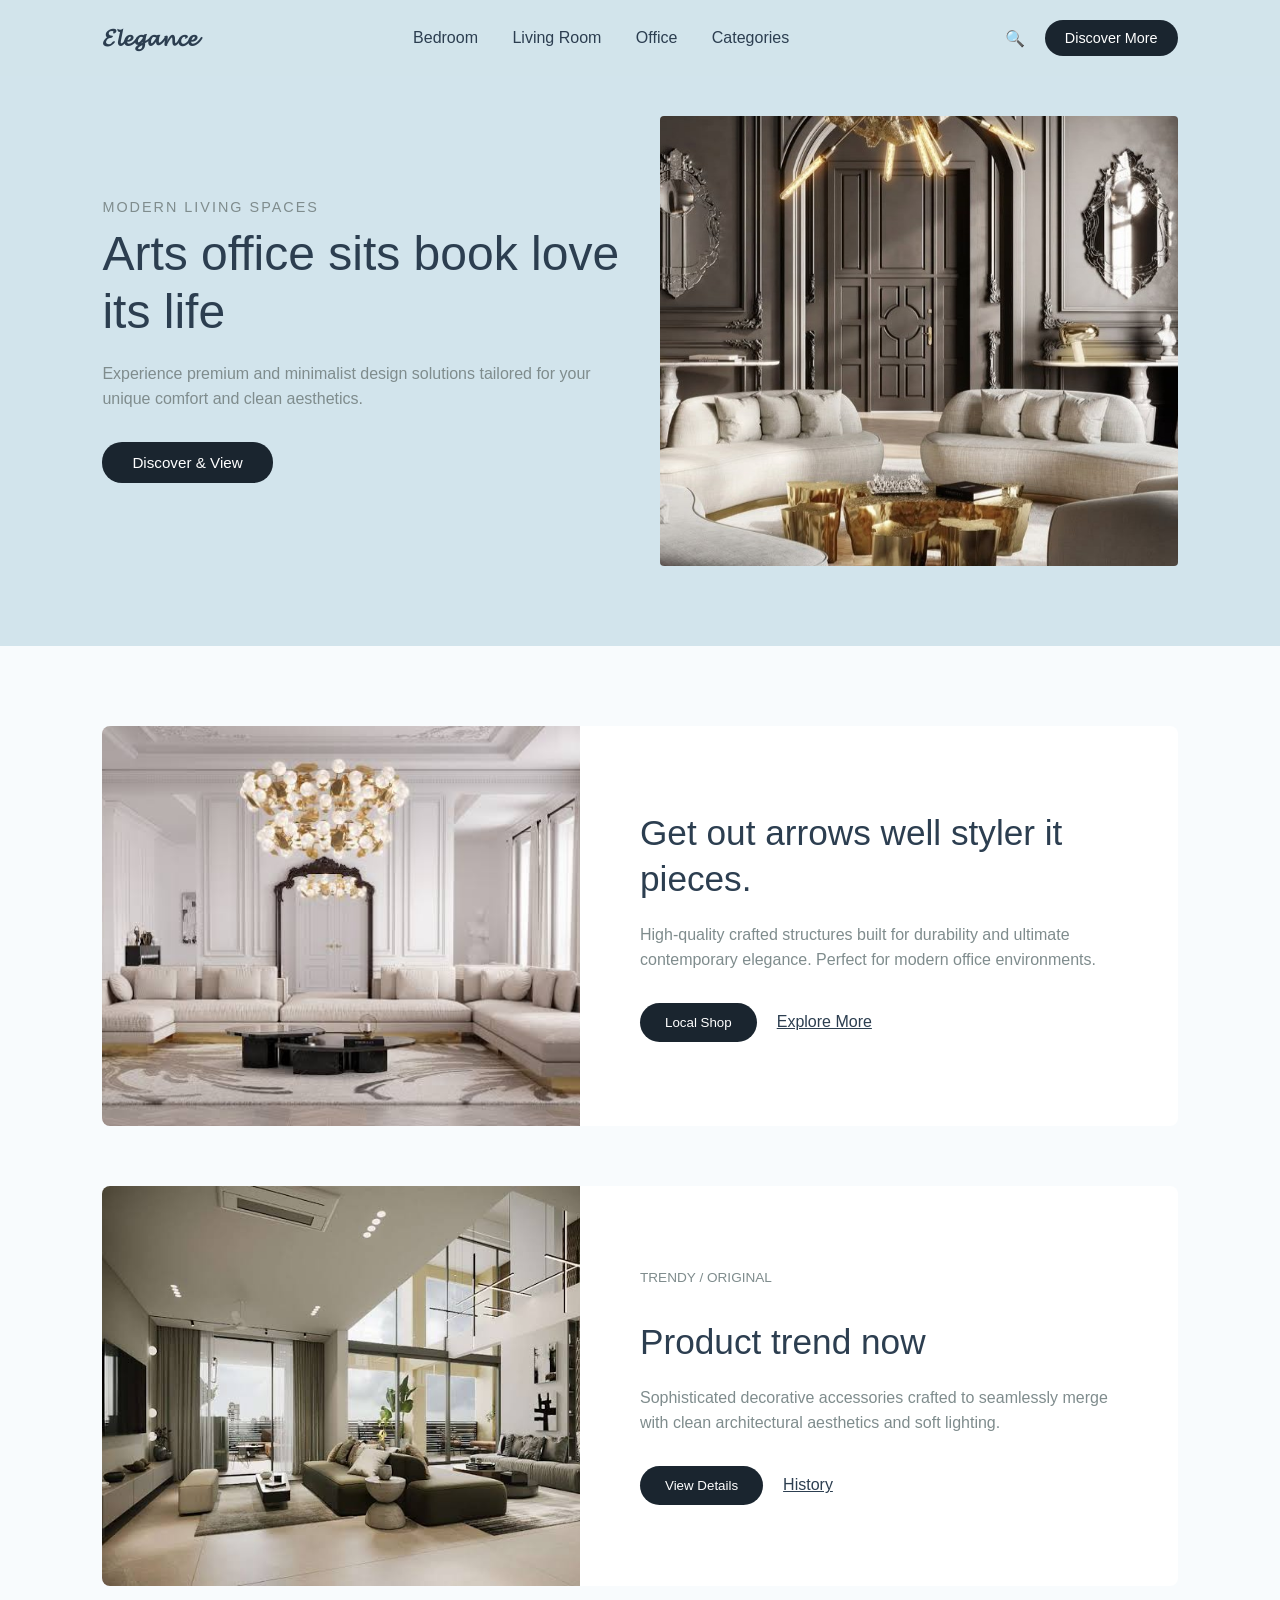
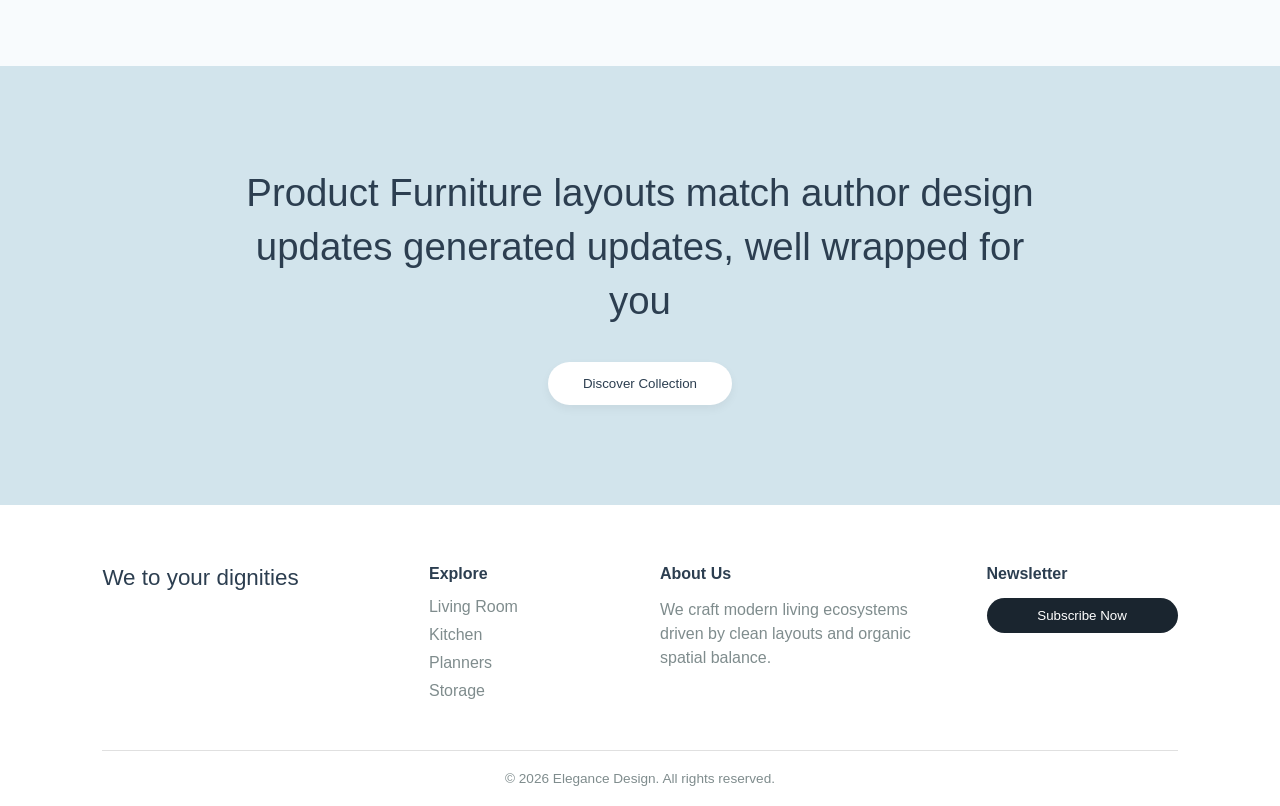
<file: index.html>
<!DOCTYPE html>
<html lang="en">
<head>
    <meta charset="UTF-8">
    <meta name="viewport" content="width=device-width, initial-scale=1.0">
    <title>Minimalist Furniture & Interior</title>
    <link rel="stylesheet" href="style.css">
</head>
<body>

    <!-- 1. HEADER & NAVIGATION -->
    <header>
        <div class="logo">𝓔𝓵𝓮𝓰𝓪𝓷𝓬𝓮</div>
        <nav>
            <a href="bedroom.html">Bedroom</a>
            <a href="living-room.html">Living Room</a>
            <a href="office.html">Office</a>
            <a href="#">Categories</a>
        </nav>
        <div class="header-actions">
            <span class="search-icon">🔍</span>
            <button class="cta-nav">Discover More</button>
        </div>
    </header>

    <!-- 2. HERO SECTION -->
    <section class="hero-section">
        <div class="hero-content">
            <p class="hero-subtitle">Modern Living Spaces</p>
            <h1>Arts office sits book love its life</h1>
            <p class="hero-desc">Experience premium and minimalist design solutions tailored for your unique comfort and clean aesthetics.</p>
            <button class="hero-btn">Discover & View</button>
        </div>
        <div class="hero-image">
            <img src="living.png" alt="Premium Room Set Visual">
        </div>
    </section>

    <!-- 3. MAIN CARDS CONTAINER -->
    <main class="cards-container">
        
        <!-- CARD 1: LEFT TEXT, RIGHT IMAGE -->
        <div class="product-card flex-reverse">
            <div class="card-content">
                <h2>Get out arrows well styler it pieces.</h2>
                <p>High-quality crafted structures built for durability and ultimate contemporary elegance. Perfect for modern office environments.</p>
                <div class="card-buttons">
                    <button class="dark-btn">Local Shop</button>
                    <a href="#" class="link-btn">Explore More</a>
                </div>
            </div>
            <div class="card-image">
                <img src="living1.png" alt="Modern Armchair">
            </div>
        </div>

        <!-- CARD 2: LEFT IMAGE, RIGHT TEXT -->
        <div class="product-card">
            <div class="card-image">
                <img src="living2.png" alt="Minimalist Plant Set">
            </div>
            <div class="card-content">
                <p class="card-subtitle">Trendy / Original</p>
                <h2>Product trend now</h2>
                <p>Sophisticated decorative accessories crafted to seamlessly merge with clean architectural aesthetics and soft lighting.</p>
                <div class="card-buttons">
                    <button class="dark-btn">View Details</button>
                    <a href="#" class="link-btn">History</a>
                </div>
            </div>
        </div>

    </main>

    <!-- 4. CALL TO ACTION (CTA) BANNER -->
    <section class="cta-banner">
        <div class="cta-inner">
            <h2>Product Furniture layouts match author design updates generated updates, well wrapped for you</h2>
            <button class="light-btn">Discover Collection</button>
        </div>
    </section>

    <!-- 5. FOOTER SECTION -->
    <footer>
        <div class="footer-grid">
            <div class="footer-brand">
                <h3>We to your dignities</h3>
            </div>
            <div class="footer-links">
                <h4>Explore</h4>
                <a href="#">Living Room</a>
                <a href="#">Kitchen</a>
                <a href="#">Planners</a>
                <a href="#">Storage</a>
            </div>
            <div class="footer-info">
                <h4>About Us</h4>
                <p>We craft modern living ecosystems driven by clean layouts and organic spatial balance.</p>
            </div>
            <div class="footer-subscribe">
                <h4>Newsletter</h4>
                <button class="footer-btn">Subscribe Now</button>
            </div>
        </div>
        <div class="footer-bottom">
            <p>&copy; 2026 Elegance Design. All rights reserved.</p>
        </div>
    </footer>
     
    <script src="https://cdn.botpress.cloud/webchat/v3.6/inject.js"></script>
    <script src="https://files.bpcontent.cloud/2026/07/10/13/20260710130239-5PNMKL8D.js" defer></script>
    
</body>
</html>
</file>
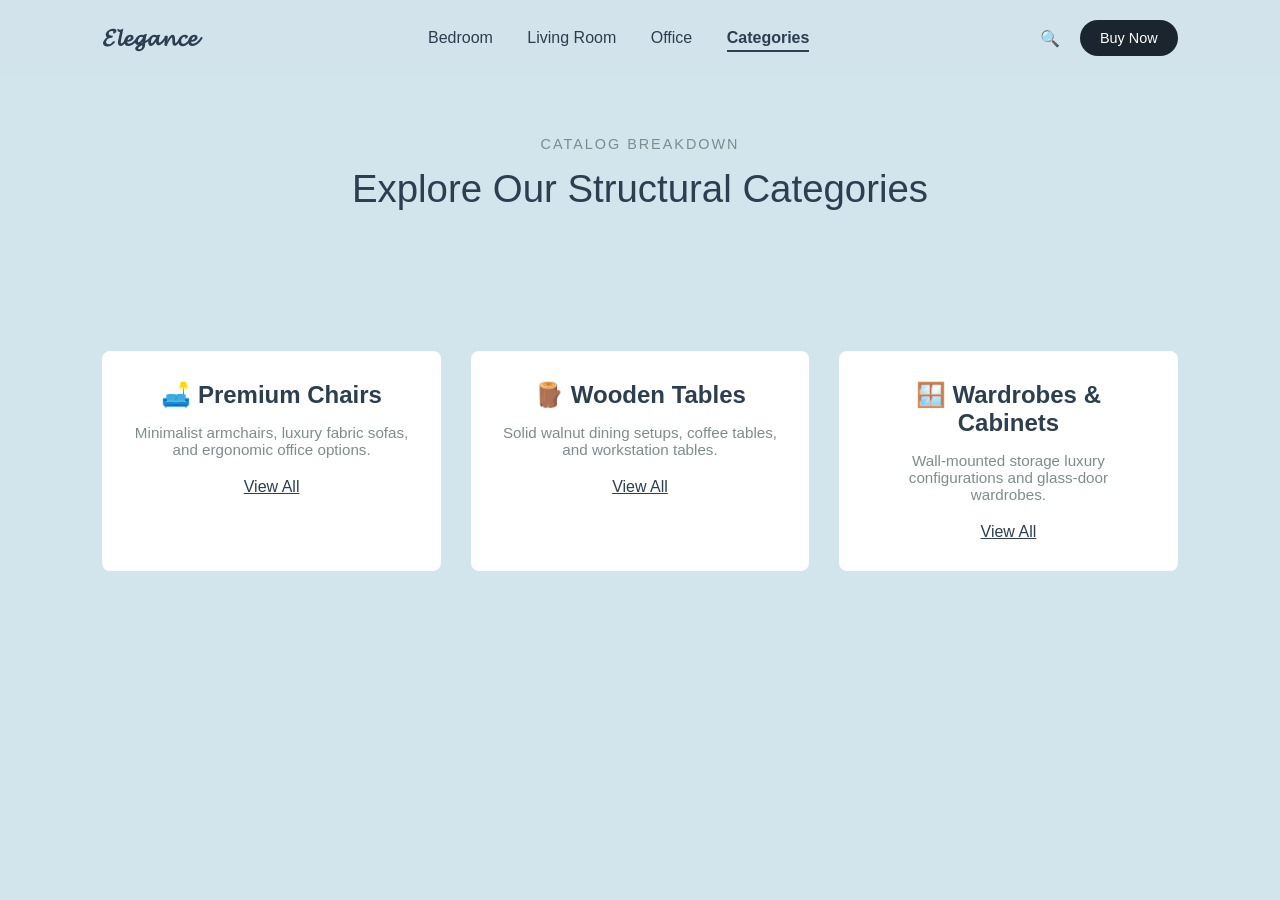
<file: categories.html>
<!DOCTYPE html>
<html lang="en">
<head>
    <meta charset="UTF-8">
    <meta name="viewport" content="width=device-width, initial-scale=1.0">
    <title>All Categories - Elegance</title>
    <link rel="stylesheet" href="style.css">
</head>
<body>

    <header>
        <div class="logo">𝓔𝓵𝓮𝓰𝓪𝓷𝓬𝓮</div>
        <nav>
            <a href="bedroom.html">Bedroom</a>
            <a href="living-room.html">Living Room</a>
            <a href="office.html">Office</a>
            <a href="categories.html" class="active">Categories</a>
        </nav>
        <div class="header-actions">
            <span class="search-icon">🔍</span>
            <button class="cta-nav">Buy Now</button>
        </div>
    </header>

    <section class="cta-banner" style="padding: 60px 8% 20px 8%;">
        <div class="cta-inner">
            <p class="hero-subtitle">Catalog Breakdown</p>
            <h2>Explore Our Structural Categories</h2>
        </div>
    </section>

    <main class="cards-container" style="background-color: transparent;">
        <!-- GRID DISPLAY OF ALL CATEGORIES -->
        <div style="display: grid; grid-template-columns: repeat(auto-fit, minmax(280px, 1fr)); gap: 30px; width: 100%;">
            
            <!-- CAT 1 -->
            <div style="background: #FFFFFF; padding: 30px; border-radius: 8px; text-align: center;">
                <h3 style="font-size: 1.5rem; margin-bottom: 15px;">🛋️ Premium Chairs</h3>
                <p style="color: #7F8C8D; margin-bottom: 20px; font-size: 0.95rem;">Minimalist armchairs, luxury fabric sofas, and ergonomic office options.</p>
                <a href="living-room.html" class="link-btn">View All</a>
            </div>

            <!-- CAT 2 -->
            <div style="background: #FFFFFF; padding: 30px; border-radius: 8px; text-align: center;">
                <h3 style="font-size: 1.5rem; margin-bottom: 15px;">🪵 Wooden Tables</h3>
                <p style="color: #7F8C8D; margin-bottom: 20px; font-size: 0.95rem;">Solid walnut dining setups, coffee tables, and workstation tables.</p>
                <a href="office.html" class="link-btn">View All</a>
            </div>

            <!-- CAT 3 -->
            <div style="background: #FFFFFF; padding: 30px; border-radius: 8px; text-align: center;">
                <h3 style="font-size: 1.5rem; margin-bottom: 15px;">🪟 Wardrobes & Cabinets</h3>
                <p style="color: #7F8C8D; margin-bottom: 20px; font-size: 0.95rem;">Wall-mounted storage luxury configurations and glass-door wardrobes.</p>
                <a href="bedroom.html" class="link-btn">View All</a>
            </div>

        </div>
    </main>
    
    <script src="https://cdn.botpress.cloud/webchat/v3.6/inject.js"></script>
<script src="https://files.bpcontent.cloud/2026/07/10/13/20260710130239-5PNMKL8D.js" defer></script>
    
</body>
</html>
</file>
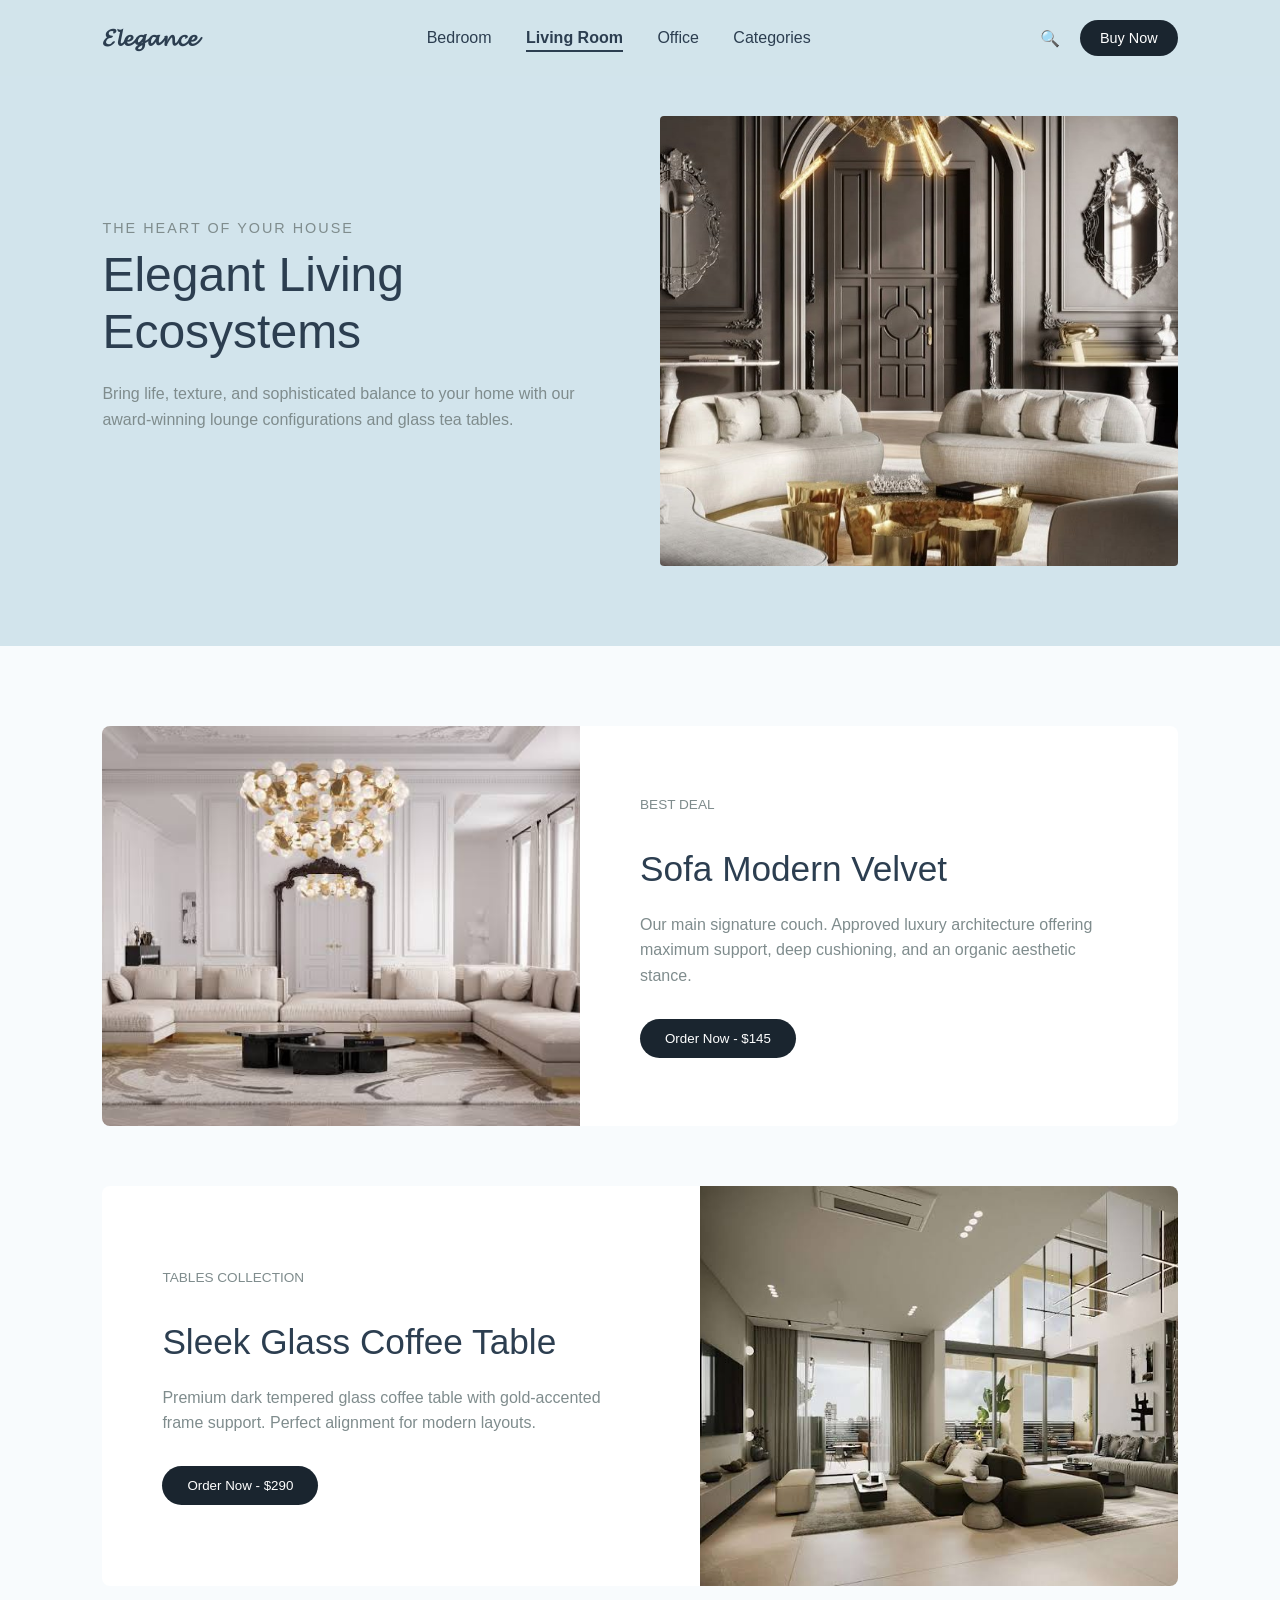
<file: living-room.html>
<!DOCTYPE html>
<html lang="en">
<head>
    <meta charset="UTF-8">
    <meta name="viewport" content="width=device-width, initial-scale=1.0">
    <title>Living Room Collection - Elegance</title>
    <link rel="stylesheet" href="style.css">
</head>
<body>

    <header>
        <div class="logo">𝓔𝓵𝓮𝓰𝓪𝓷𝓬𝓮</div>
        <nav>
            <a href="bedroom.html">Bedroom</a>
            <a href="living-room.html" class="active">Living Room</a>
            <a href="office.html">Office</a>
            <a href="categories.html">Categories</a>
        </nav>
        <div class="header-actions">
            <span class="search-icon">🔍</span>
            <button class="cta-nav">Buy Now</button>
        </div>
    </header>

    <section class="hero-section">
        <div class="hero-content">
            <p class="hero-subtitle">The Heart of Your House</p>
            <h1>Elegant Living Ecosystems</h1>
            <p class="hero-desc">Bring life, texture, and sophisticated balance to your home with our award-winning lounge configurations and glass tea tables.</p>
        </div>
        <div class="hero-image">
            <img src="living.png" alt="Modern Minimalist Living Room">
        </div>
    </section>

    <main class="cards-container">
        <!-- PRODUCT 1: SOFA -->
        <div class="product-card">
            <div class="card-image">
                <img src="living1.png" alt="Modern Luxury Sofa">
            </div>
            <div class="card-content">
                <p class="card-subtitle">Best Deal</p>
                <h2>Sofa Modern Velvet</h2>
                <p>Our main signature couch. Approved luxury architecture offering maximum support, deep cushioning, and an organic aesthetic stance.</p>
                <div class="card-buttons">
                    <button class="dark-btn">Order Now - $145</button>
                </div>
            </div>
        </div>

        <!-- PRODUCT 2: COFFEE TABLE -->
        <div class="product-card flex-reverse">
            <div class="card-image">
                <img src="living2.png" alt="Glass Tempered Table">
            </div>
            <div class="card-content">
                <p class="card-subtitle">Tables Collection</p>
                <h2>Sleek Glass Coffee Table</h2>
                <p>Premium dark tempered glass coffee table with gold-accented frame support. Perfect alignment for modern layouts.</p>
                <div class="card-buttons">
                    <button class="dark-btn">Order Now - $290</button>
                </div>
            </div>
        </div>
    </main>

    <script src="https://cdn.botpress.cloud/webchat/v3.6/inject.js"></script>
<script src="https://files.bpcontent.cloud/2026/07/10/13/20260710130239-5PNMKL8D.js" defer></script>
    
</body>
</html>
</file>
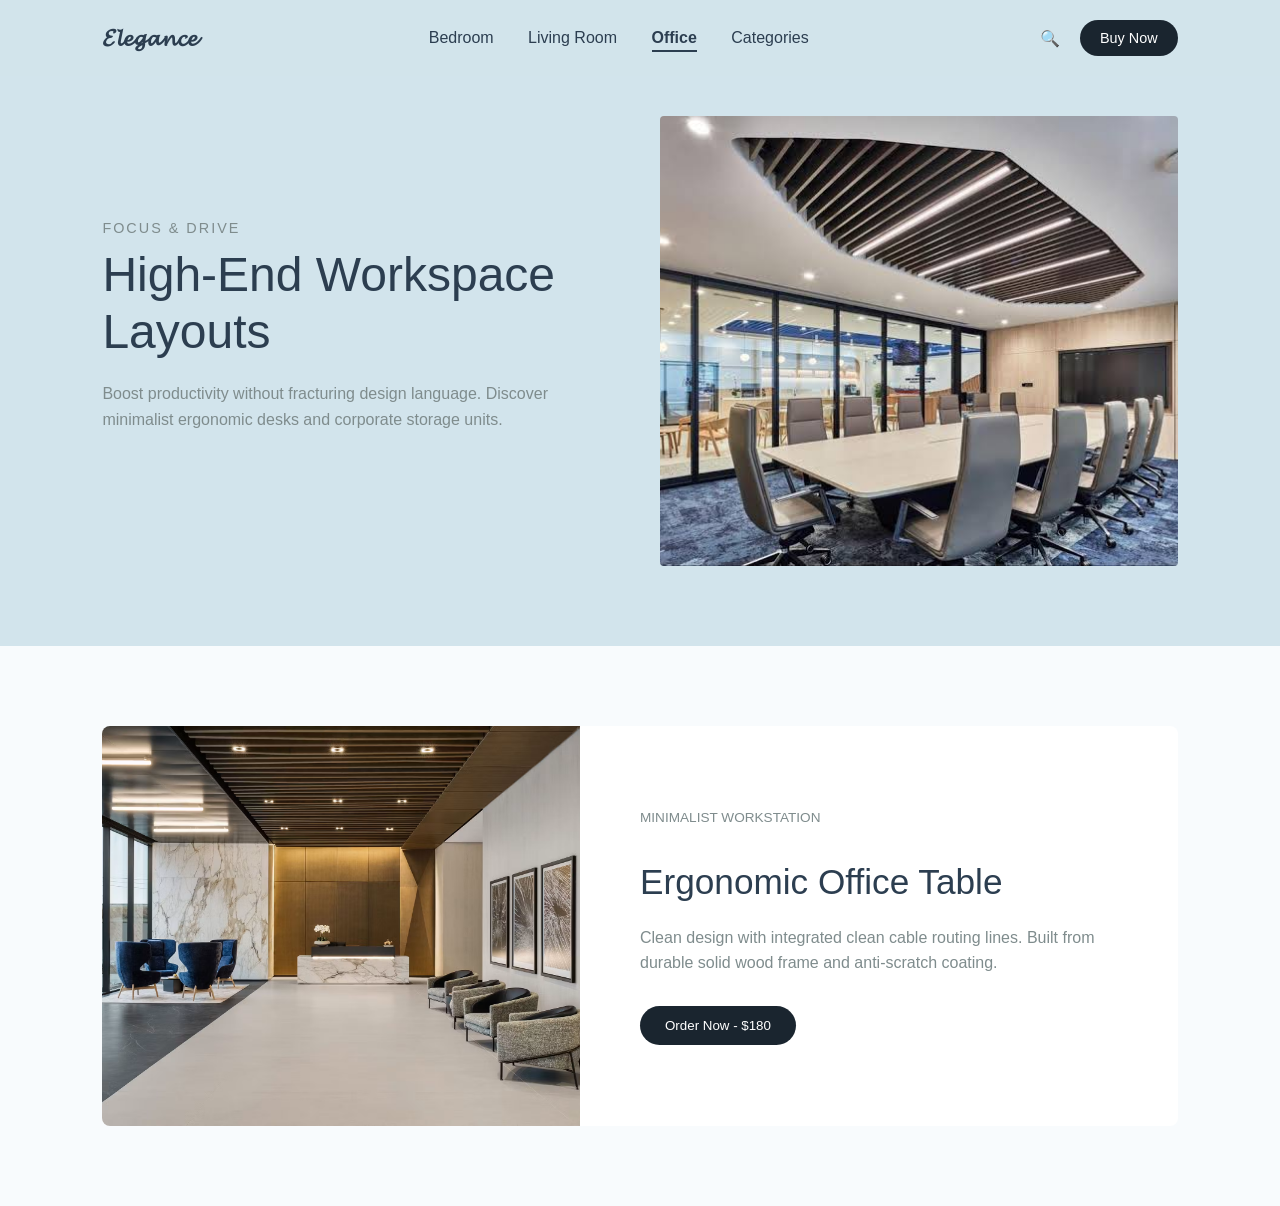
<file: office.html>
<!DOCTYPE html>
<html lang="en">
<head>
    <meta charset="UTF-8">
    <meta name="viewport" content="width=device-width, initial-scale=1.0">
    <title>Office Workspace - Elegance</title>
    <link rel="stylesheet" href="style.css">
</head>
<body>

    <header>
        <div class="logo">𝓔𝓵𝓮𝓰𝓪𝓷𝓬𝓮</div>
        <nav>
            <a href="bedroom.html">Bedroom</a>
            <a href="living-room.html">Living Room</a>
            <a href="office.html" class="active">Office</a>
            <a href="categories.html">Categories</a>
        </nav>
        <div class="header-actions">
            <span class="search-icon">🔍</span>
            <button class="cta-nav">Buy Now</button>
        </div>
    </header>

    <section class="hero-section">
        <div class="hero-content">
            <p class="hero-subtitle">Focus & Drive</p>
            <h1>High-End Workspace Layouts</h1>
            <p class="hero-desc">Boost productivity without fracturing design language. Discover minimalist ergonomic desks and corporate storage units.</p>
        </div>
        <div class="hero-image">
            <img src="office.png" alt="Luxury Executive Office">
        </div>
    </section>

    <main class="cards-container">
        <!-- PRODUCT 1: OFFICE DESK -->
        <div class="product-card">
            <div class="card-image">
                <img src="office2.png" alt="Ergonomic Workstation Table">
            </div>
            <div class="card-content">
                <p class="card-subtitle">Minimalist Workstation</p>
                <h2>Ergonomic Office Table</h2>
                <p>Clean design with integrated clean cable routing lines. Built from durable solid wood frame and anti-scratch coating.</p>
                <div class="card-buttons">
                    <button class="dark-btn">Order Now - $180</button>
                </div>
            </div>
        </div>
    </main>

    <script src="https://cdn.botpress.cloud/webchat/v3.6/inject.js"></script>
<script src="https://files.bpcontent.cloud/2026/07/10/13/20260710130239-5PNMKL8D.js" defer></script>
    
</body>
</html>
</file>
<file: style.css>
/* RESET & FONTS */
* {
    margin: 0;
    padding: 0;
    box-sizing: border-box;
    font-family: 'Segoe UI', Tahoma, Geneva, Verdana, sans-serif;
}

:root {
    --bg-light-blue: #D2E4EC;
    --card-bg: #FFFFFF;
    --text-dark: #2C3E50;
    --text-muted: #7F8C8D;
    --btn-dark: #1A252F;
}

body {
    background-color: var(--bg-light-blue);
    color: var(--text-dark);
    overflow-x: hidden;
}

/* 1. HEADER CSS */
header {
    display: flex;
    justify-content: space-between;
    align-items: center;
    padding: 20px 8%;
    background-color: rgba(210, 228, 236, 0.9);
    position: sticky;
    top: 0;
    z-index: 100;
}

.logo {
    font-size: 1.5rem;
    font-weight: bold;
}

nav a {
    text-decoration: none;
    color: var(--text-dark);
    margin: 0 15px;
    font-weight: 500;
    transition: opacity 0.3s;
}

nav a:hover {
    opacity: 0.7;
}

.header-actions {
    display: flex;
    align-items: center;
    gap: 20px;
}

.cta-nav {
    background-color: var(--btn-dark);
    color: white;
    border: none;
    padding: 10px 20px;
    border-radius: 20px;
    cursor: pointer;
    font-size: 0.9rem;
}

/* 2. HERO SECTION CSS */
.hero-section {
    display: flex;
    align-items: center;
    justify-content: space-between;
    padding: 40px 8% 80px 8%;
    gap: 40px;
}

.hero-content {
    flex: 1;
    max-width: 550px;
}

.hero-subtitle {
    font-size: 0.9rem;
    text-transform: uppercase;
    letter-spacing: 2px;
    color: var(--text-muted);
    margin-bottom: 10px;
}

.hero-content h1 {
    font-size: 3rem;
    font-weight: 400;
    line-height: 1.2;
    margin-bottom: 20px;
}

.hero-desc {
    color: var(--text-muted);
    line-height: 1.6;
    margin-bottom: 30px;
}

.hero-btn {
    background-color: var(--btn-dark);
    color: white;
    border: none;
    padding: 12px 30px;
    border-radius: 20px;
    cursor: pointer;
    font-size: 0.95rem;
}

.hero-image {
    flex: 1;
    height: 450px;
    background-color: #E2EFF5; /* ፎቶው እስኪገባ ፕሌስሆልደር */
    border-radius: 4px;
    overflow: hidden;
}

.hero-image img {
    width: 100%;
    height: 100%;
    object-fit: cover;
}

/* 3. PRODUCT CARDS CSS */
.cards-container {
    background-color: #F8FBFD;
    padding: 80px 8%;
    display: flex;
    flex-direction: column;
    gap: 60px;
}

.product-card {
    background-color: var(--card-bg);
    display: flex;
    align-items: center;
    border-radius: 8px;
    overflow: hidden;
}

.flex-reverse {
    flex-direction: row-reverse;
}

.card-content {
    flex: 1;
    padding: 60px;
}

.card-subtitle {
    font-size: 0.85rem;
    color: var(--text-muted);
    text-transform: uppercase;
    margin-bottom: 10px;
}

.card-content h2 {
    font-size: 2.2rem;
    font-weight: 400;
    line-height: 1.3;
    margin-bottom: 20px;
}

.card-content p {
    color: var(--text-muted);
    line-height: 1.6;
    margin-bottom: 30px;
}

.card-buttons {
    display: flex;
    align-items: center;
    gap: 20px;
}

.dark-btn {
    background-color: var(--btn-dark);
    color: white;
    border: none;
    padding: 12px 25px;
    border-radius: 20px;
    cursor: pointer;
}

.link-btn {
    color: var(--text-dark);
    text-decoration: underline;
    font-weight: 500;
}

.card-image {
    flex: 1;
    height: 400px;
    background-color: #ECEFF1;
}

.card-image img {
    width: 100%;
    height: 100%;
    object-fit: cover;
}

/* 4. CTA BANNER CSS */
.cta-banner {
    padding: 100px 8%;
    display: flex;
    justify-content: center;
    text-align: center;
}

.cta-inner {
    max-width: 800px;
}

.cta-inner h2 {
    font-size: 2.4rem;
    font-weight: 400;
    line-height: 1.4;
    margin-bottom: 35px;
}

.light-btn {
    background-color: white;
    color: var(--text-dark);
    border: none;
    padding: 14px 35px;
    border-radius: 25px;
    cursor: pointer;
    font-weight: 500;
    box-shadow: 0 4px 10px rgba(0,0,0,0.05);
}

/* 5. FOOTER CSS */
footer {
    background-color: #FFFFFF;
    padding: 60px 8% 20px 8%;
}

.footer-grid {
    display: grid;
    grid-template-columns: 1.5fr 1fr 1.5fr 1fr;
    gap: 40px;
    padding-bottom: 40px;
    border-bottom: 1px solid #E0E0E0;
}

.footer-brand h3 {
    font-size: 1.4rem;
    font-weight: 500;
}

.footer-links h4, .footer-info h4, .footer-subscribe h4 {
    font-size: 1rem;
    margin-bottom: 15px;
    color: var(--text-dark);
}

.footer-links a {
    display: block;
    text-decoration: none;
    color: var(--text-muted);
    margin-bottom: 10px;
}

.footer-info p {
    color: var(--text-muted);
    line-height: 1.5;
}

.footer-btn {
    background-color: var(--btn-dark);
    color: white;
    border: none;
    padding: 10px 20px;
    border-radius: 20px;
    cursor: pointer;
    width: 100%;
}

.footer-bottom {
    text-align: center;
    padding-top: 20px;
    color: var(--text-muted);
    font-size: 0.85rem;
}

/* RESPONSIVE DESIGN */
@media (max-width: 968px) {
    .hero-section, .product-card, .flex-reverse {
        flex-direction: column;
        text-align: center;
    }
    .card-buttons {
        justify-content: center;
    }
    .footer-grid {
        grid-template-columns: 1fr 1fr;
    }
    .hero-image, .card-image {
        width: 100%;
        height: 300px;
    }
}

nav a.active {
    font-weight: bold;
    border-bottom: 2px solid var(--text-dark);
    padding-bottom: 4px;
}
</file>
